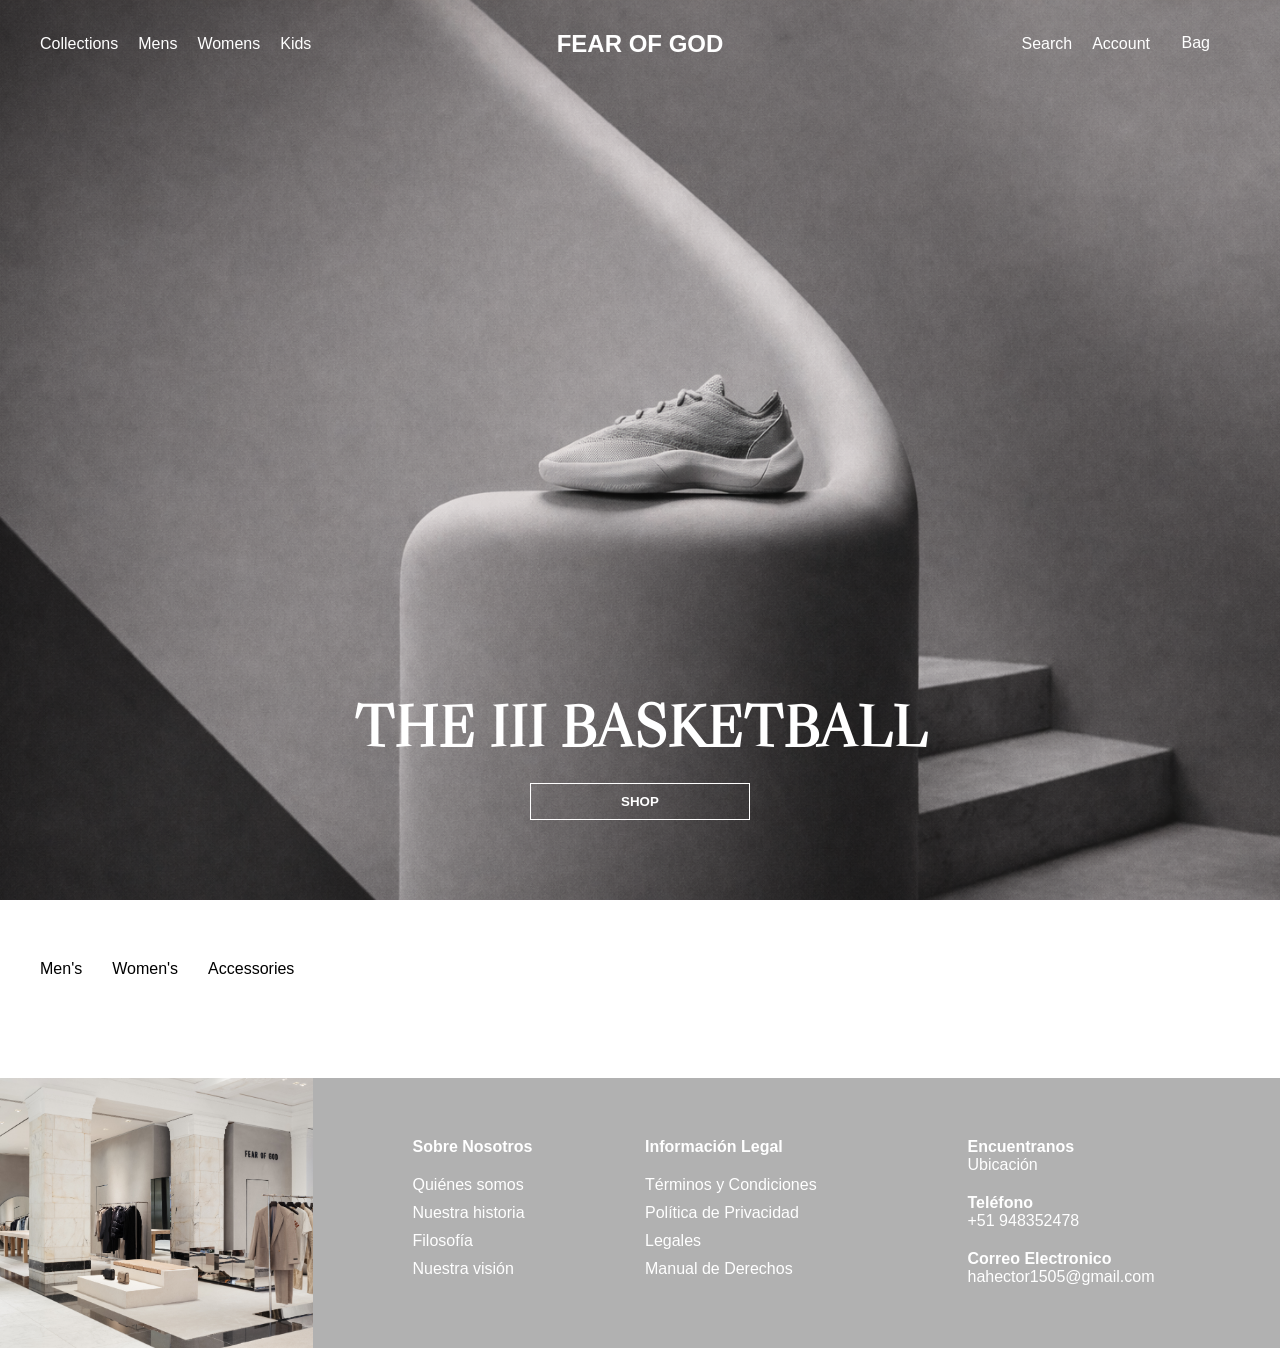
<file: index.html>
<!DOCTYPE html>
<html lang="en">

<head>
    <meta charset="UTF-8">
    <meta name="viewport" content="width=device-width, initial-scale=1.0">
    <link rel="stylesheet" href="./home/style.css">
    <link href="https://fonts.googleapis.com/css2?family=Libre+Caslon+Display&display=swap" rel="stylesheet">
    <title>E Comerce</title>
</head>

<body>
    <header class="main-header">

        <nav class="navegation-left">
            <a href="#">Collections</a>
            <a href="#">Mens</a>
            <a href="#">Womens</a>
            <a href="#">Kids</a>
        </nav>

        <nav class="title-page">
            <h2>FEAR OF GOD</h2>
        </nav>

        <nav class="navegation-right">
            <a href="#">Search</a>
            <a href="#">Account</a>
            <a href="#" id="bag-btn" class="botton-bag">Bag</a>
        </nav>
    </header>

    <main>
        <section class="hero">
            <div class="hero-advertising">
                <h2>THE III BASKETBALL</h2>
                <button>SHOP</button>
            </div>
        </section>

        <div class="container-catalog">

            <nav class="filter-bar">
                <a href="javascript:void(0)" onclick="displayProducts('men')">Men's</a>
                <a href="javascript:void(0)" onclick="displayProducts('women')">Women's</a>
                <a href="javascript:void(0)" onclick="displayProducts('accessories')">Accessories</a>
            </nav>

            <section id="products-container" class="product"></section>

        </div>

        <div class="bag-container" id="bag">
            <h2>Shopping Bag</h2>
            <ul id="bag-items"></ul>
            <p class="total-product">Total: $<span id="bag-total">0</span></p>
            <a href="./checkout/checkout.html">
                <button class="buy" id="buy">Complete Purchase</button>
            </a>
            
        </div>

    </main>

    <footer class="main-footer">
        <div class="footer-container">
            <div class="footer-image">
                <img src="./home/assets/Tienda.jpg" class="footer-store">
            </div>
            <div class="footer-nav">
                <h4>Sobre Nosotros</h4>
                <ul>
                    <li><a href="#">Quiénes somos</a></li>
                    <li><a href="#">Nuestra historia</a></li>
                    <li><a href="#">Filosofía</a></li>
                    <li><a href="#">Nuestra visión</a></li>
                </ul>
            </div>

            <div class="footer-legal">
                <h4>Información Legal</h4>
                <ul>
                    <li><a href="#">Términos y Condiciones</a></li>
                    <li><a href="#">Política de Privacidad</a></li>
                    <li><a href="#">Legales</a></li>
                    <li><a href="#">Manual de Derechos</a></li>
                </ul>
            </div>

            <div class="footer-container-contactos">
                <div>
                    <h4>Encuentranos</h4>
                    <p>Ubicación</p>
                </div>
                <div>
                    <h4>Teléfono</h4>
                    <p>+51 948352478</p>
                </div>
                <div>
                    <h4>Correo Electronico</h4>
                    <p>hahector1505@gmail.com</p>
                </div>
            </div>
        </div>
    </footer>
    <script src="./home/index.js"></script>

</body>

</html>
</file>
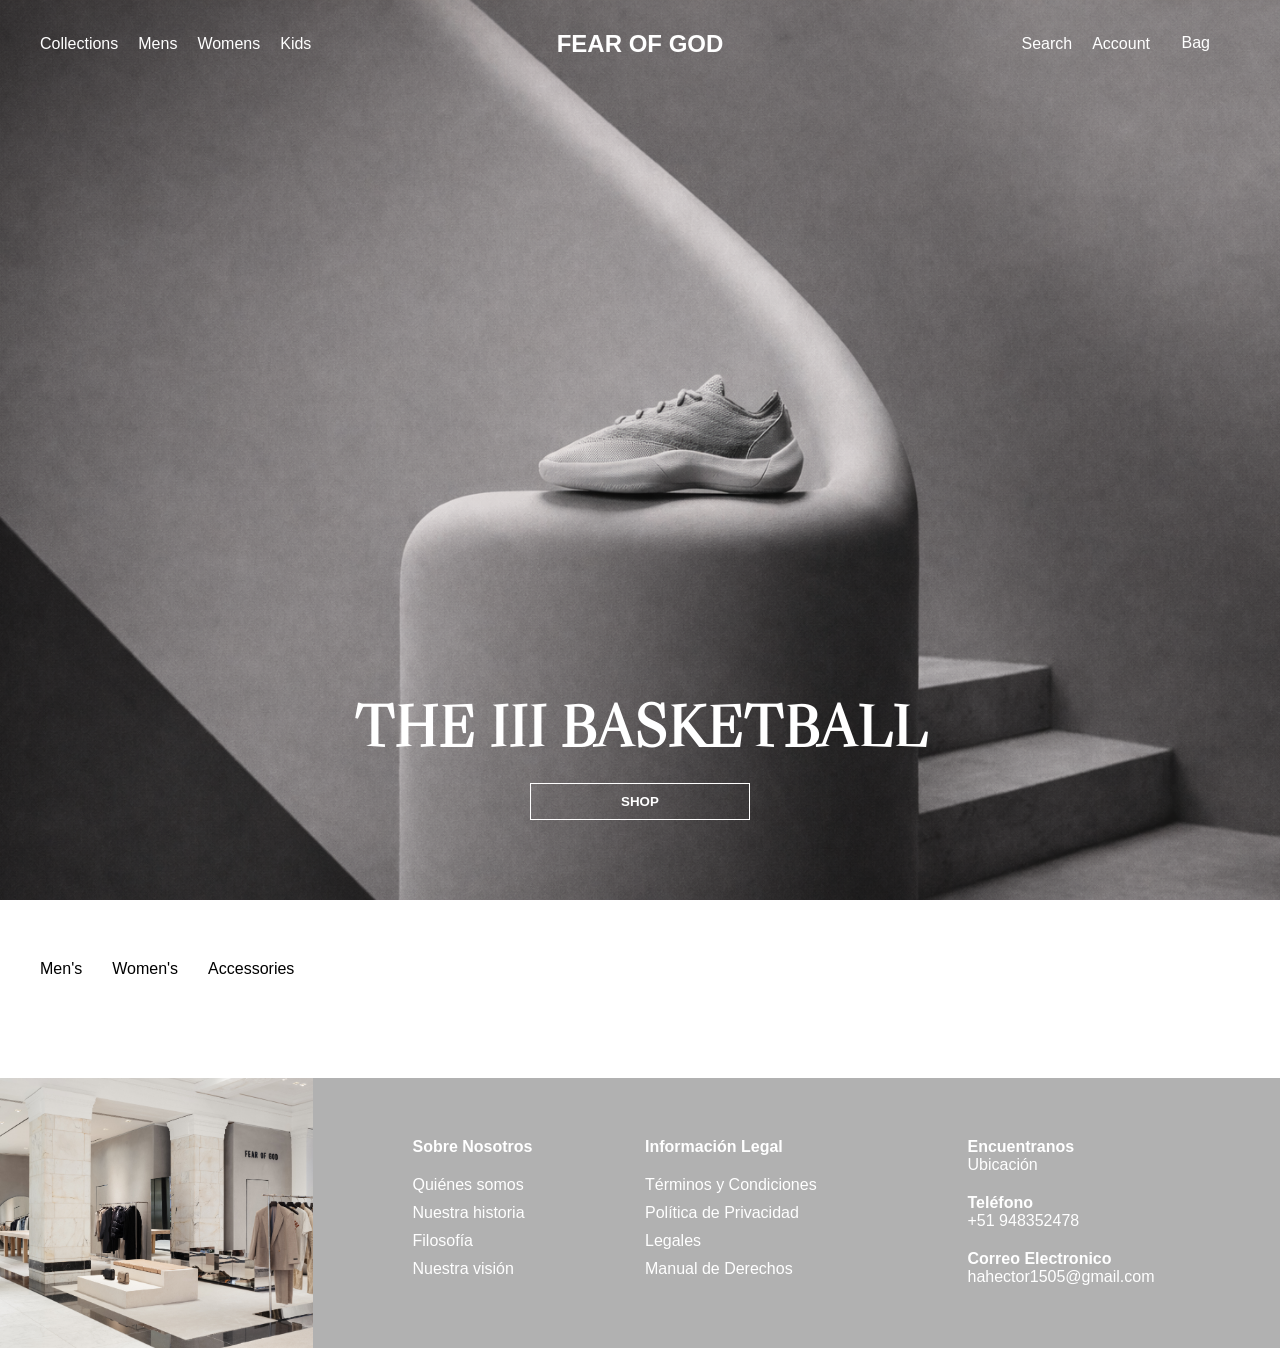
<file: Pagina Principal/index.html>
<!DOCTYPE html>
<html lang="en">

<head>
    <meta charset="UTF-8">
    <meta name="viewport" content="width=device-width, initial-scale=1.0">
    <link rel="stylesheet" href="style.css">
    <link href="https://fonts.googleapis.com/css2?family=Libre+Caslon+Display&display=swap" rel="stylesheet">
    <title>E Comerce</title>
</head>

<body>
    <header class="main-header">

        <nav class="navegation-left">
            <a href="#">Collections</a>
            <a href="#">Mens</a>
            <a href="#">Womens</a>
            <a href="#">Kids</a>
        </nav>

        <nav class="title-page">
            <h2>FEAR OF GOD</h2>
        </nav>

        <nav class="navegation-right">
            <a href="#">Search</a>
            <a href="#">Account</a>
            <a href="#" id="bag-btn" class="botton-bag">Bag</a>
        </nav>
    </header>

    <main>
        <section class="hero">
            <div class="hero-advertising">
                <h2>THE III BASKETBALL</h2>
                <button>SHOP</button>
            </div>
        </section>

        <div class="container-catalog">

            <nav class="filter-bar">
                <a href="javascript:void(0)" onclick="displayProducts('men')">Men's</a>
                <a href="javascript:void(0)" onclick="displayProducts('women')">Women's</a>
                <a href="javascript:void(0)" onclick="displayProducts('accessories')">Accessories</a>
            </nav>

            <section id="products-container" class="product"></section>

        </div>

        <div class="bag-container" id="bag">
            <h2>Shopping Bag</h2>
            <ul id="bag-items"></ul>
            <p class="total-product">Total: $<span id="bag-total">0</span></p>
            <button class="buy" id="buy">Complete Purchase</button>
        </div>

    </main>

    <footer class="main-footer">
        <div class="footer-container">
            <div class="footer-image">
                <img src="./assets/Tienda.jpg" class="footer-store">
            </div>
            <div class="footer-nav">
                <h4>Sobre Nosotros</h4>
                <ul>
                    <li><a href="#">Quiénes somos</a></li>
                    <li><a href="#">Nuestra historia</a></li>
                    <li><a href="#">Filosofía</a></li>
                    <li><a href="#">Nuestra visión</a></li>
                </ul>
            </div>

            <div class="footer-legal">
                <h4>Información Legal</h4>
                <ul>
                    <li><a href="#">Términos y Condiciones</a></li>
                    <li><a href="#">Política de Privacidad</a></li>
                    <li><a href="#">Legales</a></li>
                    <li><a href="#">Manual de Derechos</a></li>
                </ul>
            </div>

            <div class="footer-container-contactos">
                <div>
                    <h4>Encuentranos</h4>
                    <p>Ubicación</p>
                </div>
                <div>
                    <h4>Teléfono</h4>
                    <p>+51 948352478</p>
                </div>
                <div>
                    <h4>Correo Electronico</h4>
                    <p>hahector1505@gmail.com</p>
                </div>
            </div>
        </div>
    </footer>
    <script src="index.js"></script>

</body>

</html>
</file>
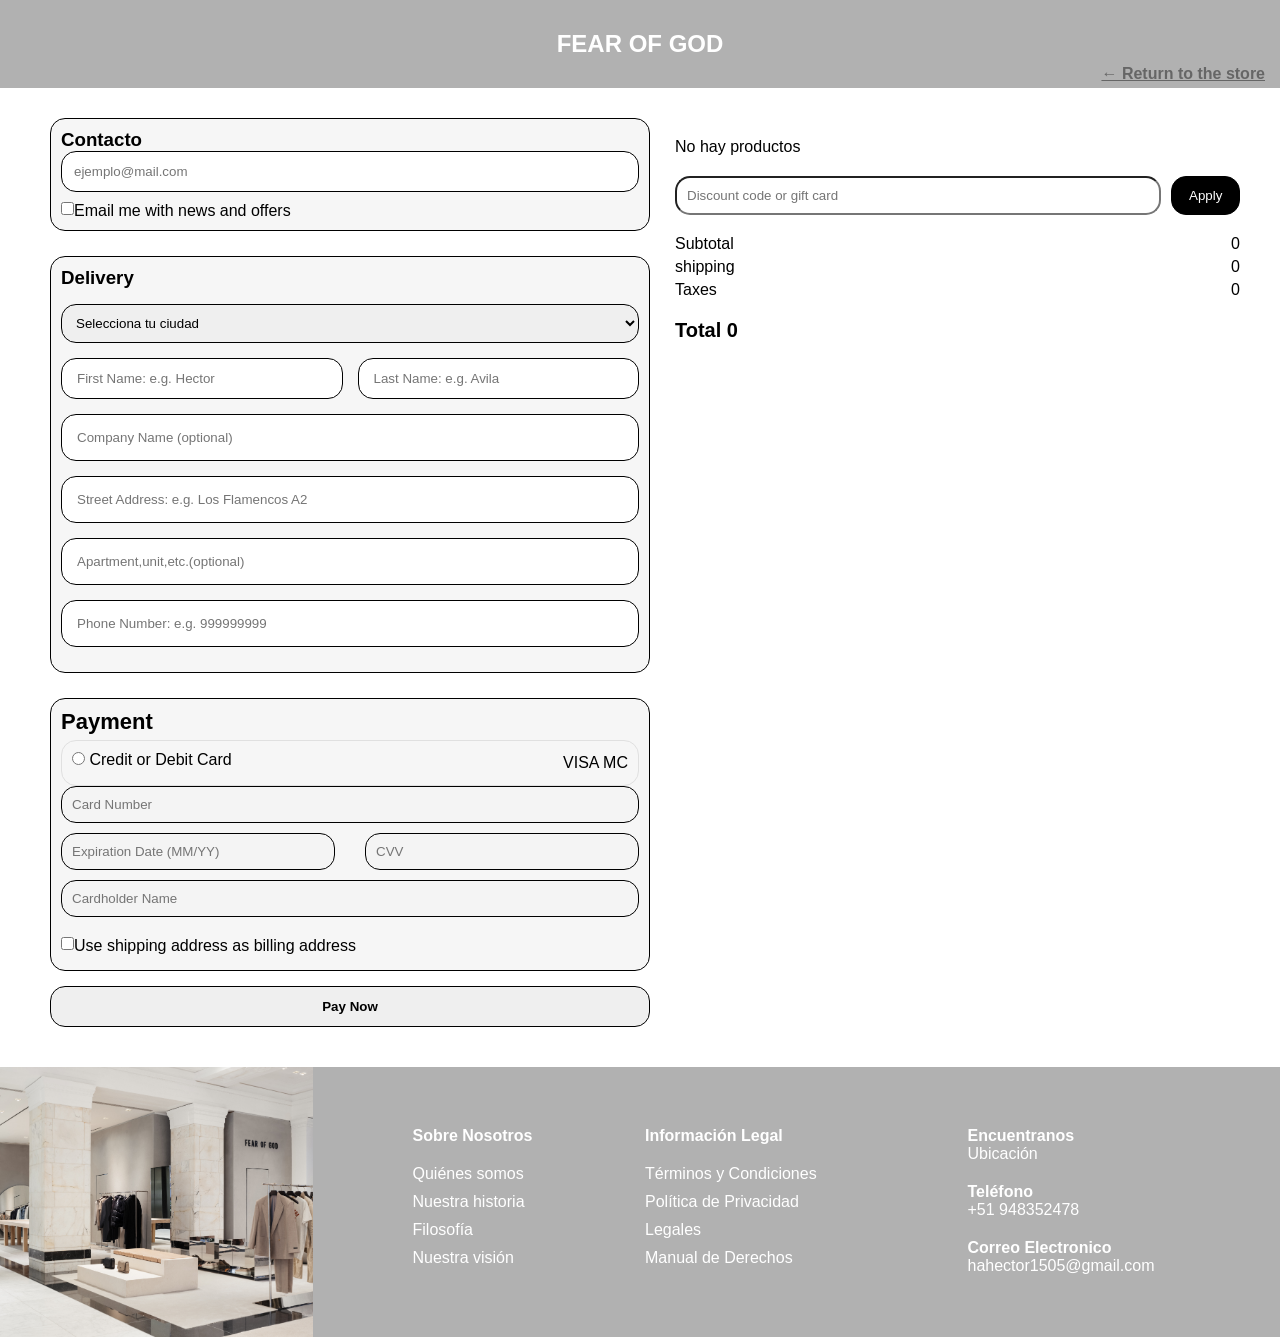
<file: checkout/checkout.html>
<!DOCTYPE html>
<html lang="en">

<head>
    <meta charset="UTF-8">
    <meta name="viewport" content="width=device-width, initial-scale=1.0">
    <link rel="stylesheet" href="./style.css">
    <title>checkout</title>
</head>

<body>
    <header class="header-title">
        <h2>FEAR OF GOD</h2>
        <a href="../index.html" class="return-link">← Return to the store</a>
    </header>

    <main>
        <div class="main-container">
            <form class="form-container">
                <div class="form-contacto">
                    <h3>Contacto</h3>
                    <input class="main-email" name="email" placeholder="ejemplo@mail.com" required>
                    <div class="form-checkout">
                        <input type="checkbox">
                        <p>Email me with news and offers</p>
                    </div>
                </div>

                <div class="form-delivery">
                    <h3>Delivery</h3>
                    <select class="form-countries" required>
                        <option value="" disabled selected>Selecciona tu ciudad</option>
                    </select>
                    <div class="form-row">
                        <input type="text" name="first-name" placeholder="First Name: e.g. Hector" required>
                        <input type="text" name="last-name" placeholder="Last Name: e.g. Avila" required>
                    </div>
                    <div class="form-inputs">
                        <input type="text" name="company" placeholder="Company Name (optional)">
                        <input type="text" name="address" placeholder="Street Address: e.g. Los Flamencos A2" required>
                        <input type="text" name="apartment" placeholder="Apartment,unit,etc.(optional)">
                        <input type="tel" name="phone" placeholder="Phone Number: e.g. 999999999" required>
                    </div>
                </div>

                <div class="payment-form">
                    <h3>Payment</h3>
                    <div class="payment-box">
                        <div class="card-header">
                            <div class="card-title">
                                <input type="radio" id="card-option">
                                <span>Credit or Debit Card</span>
                            </div>
                            <div class="card-icons">
                                <span class="badge">VISA</span>
                                <span class="badge">MC</span>
                            </div>
                        </div>
                    </div>

                    <div class="card-body">
                        <input type="text" name="card-number" placeholder="Card Number" inputmode="numeric"
                            pattern="[0-9]*" maxlength="16" required disabled>
                        <div class="form-row-card">
                            <input type="text" name="expiry-date" pattern="(0[1-9]|1[0-2])\/[0-9]{2}" maxlength="5" placeholder="Expiration Date (MM/YY)" required disabled>
                            <input type="text" name="cvv" pattern="[0-9]*" maxlength="3" placeholder="CVV" maxlength="4" required disabled>
                        </div>
                        <input type="text" name="card-holder" placeholder="Cardholder Name" required disabled>
                    </div>

                    <div class="form-checkout">
                        <input type="checkbox">
                        <p>Use shipping address as billing address</p>
                    </div>
                </div>
                <button type="submit" class="pay-now">Pay Now</button>
            </form>



            <div class="main-checkout">

                <div id="checkout-items"></div>

                <div class="discount">
                    <input type="text" placeholder="Discount code or gift card">
                    <button>Apply</button>
                </div>

                <div class="price-detail">
                    <p>Subtotal <span id="subtotal">0</span></p>
                    <p>shipping <span id="shipping">0</span></p>
                    <p>Taxes <span id="taxes">0</span></p>
                </div>

                <div class="total">
                    <h4>Total <span id="total">0</span></h4>
                </div>

            </div>
        </div>
    </main>

    <footer class="main-footer">
        <div class="footer-container">
            <div class="footer-image">
                <img src="./assets/Tienda.jpg" class="footer-store">
            </div>
            <div class="footer-nav">
                <h4>Sobre Nosotros</h4>
                <ul>
                    <li><a href="#">Quiénes somos</a></li>
                    <li><a href="#">Nuestra historia</a></li>
                    <li><a href="#">Filosofía</a></li>
                    <li><a href="#">Nuestra visión</a></li>
                </ul>
            </div>

            <div class="footer-legal">
                <h4>Información Legal</h4>
                <ul>
                    <li><a href="#">Términos y Condiciones</a></li>
                    <li><a href="#">Política de Privacidad</a></li>
                    <li><a href="#">Legales</a></li>
                    <li><a href="#">Manual de Derechos</a></li>
                </ul>
            </div>

            <div class="footer-container-contactos">
                <div>
                    <h4>Encuentranos</h4>
                    <p>Ubicación</p>
                </div>
                <div>
                    <h4>Teléfono</h4>
                    <p>+51 948352478</p>
                </div>
                <div>
                    <h4>Correo Electronico</h4>
                    <p>hahector1505@gmail.com</p>
                </div>
            </div>
        </div>
    </footer>

    <script src="./checkout.js"></script>
</body>

</html>
</file>
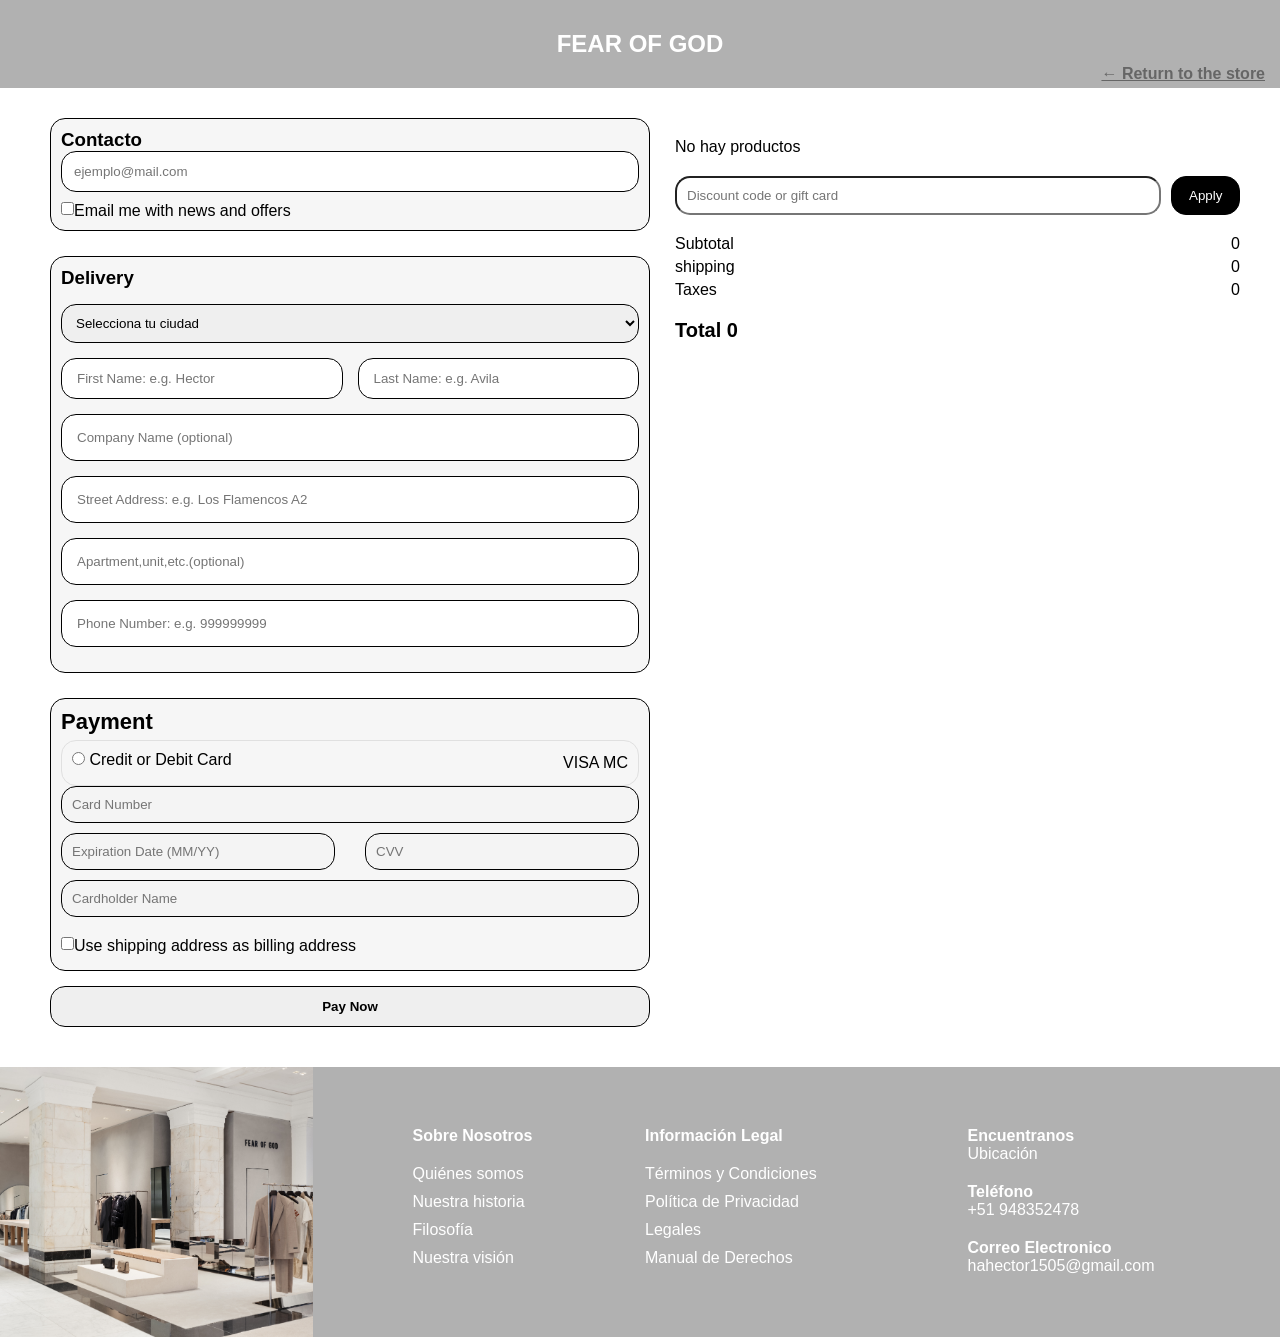
<file: Pagina de Compra/checkout.html>
<!DOCTYPE html>
<html lang="en">

<head>
    <meta charset="UTF-8">
    <meta name="viewport" content="width=device-width, initial-scale=1.0">
    <link rel="stylesheet" href="style.css">
    <title>checkout</title>
</head>

<body>
    <header class="header-title">
        <h2>FEAR OF GOD</h2>
        <a href="../index.html" class="return-link">← Return to the store</a>
    </header>

    <main>
        <div class="main-container">
            <form class="form-container">
                <div class="form-contacto">
                    <h3>Contacto</h3>
                    <input class="main-email" name="email" placeholder="ejemplo@mail.com" required>
                    <div class="form-checkout">
                        <input type="checkbox">
                        <p>Email me with news and offers</p>
                    </div>
                </div>

                <div class="form-delivery">
                    <h3>Delivery</h3>
                    <select class="form-countries" required>
                        <option value="" disabled selected>Selecciona tu ciudad</option>
                    </select>
                    <div class="form-row">
                        <input type="text" name="first-name" placeholder="First Name: e.g. Hector" required>
                        <input type="text" name="last-name" placeholder="Last Name: e.g. Avila" required>
                    </div>
                    <div class="form-inputs">
                        <input type="text" name="company" placeholder="Company Name (optional)">
                        <input type="text" name="address" placeholder="Street Address: e.g. Los Flamencos A2" required>
                        <input type="text" name="apartment" placeholder="Apartment,unit,etc.(optional)">
                        <input type="tel" name="phone" placeholder="Phone Number: e.g. 999999999" required>
                    </div>
                </div>

                <div class="payment-form">
                    <h3>Payment</h3>
                    <div class="payment-box">
                        <div class="card-header">
                            <div class="card-title">
                                <input type="radio" id="card-option">
                                <span>Credit or Debit Card</span>
                            </div>
                            <div class="card-icons">
                                <span class="badge">VISA</span>
                                <span class="badge">MC</span>
                            </div>
                        </div>
                    </div>

                    <div class="card-body">
                        <input type="text" name="card-number" placeholder="Card Number" inputmode="numeric"
                            pattern="[0-9]*" maxlength="16" required disabled>
                        <div class="form-row-card">
                            <input type="text" name="expiry-date" pattern="(0[1-9]|1[0-2])\/[0-9]{2}" maxlength="5" placeholder="Expiration Date (MM/YY)" required disabled>
                            <input type="text" name="cvv" pattern="[0-9]*" maxlength="3" placeholder="CVV" maxlength="4" required disabled>
                        </div>
                        <input type="text" name="card-holder" placeholder="Cardholder Name" required disabled>
                    </div>

                    <div class="form-checkout">
                        <input type="checkbox">
                        <p>Use shipping address as billing address</p>
                    </div>
                </div>
                <button type="submit" class="pay-now">Pay Now</button>
            </form>



            <div class="main-checkout">

                <div id="checkout-items"></div>

                <div class="discount">
                    <input type="text" placeholder="Discount code or gift card">
                    <button>Apply</button>
                </div>

                <div class="price-detail">
                    <p>Subtotal <span id="subtotal">0</span></p>
                    <p>shipping <span id="shipping">0</span></p>
                    <p>Taxes <span id="taxes">0</span></p>
                </div>

                <div class="total">
                    <h4>Total <span id="total">0</span></h4>
                </div>

            </div>
        </div>
    </main>

    <footer class="main-footer">
        <div class="footer-container">
            <div class="footer-image">
                <img src="./assets/Tienda.jpg" class="footer-store">
            </div>
            <div class="footer-nav">
                <h4>Sobre Nosotros</h4>
                <ul>
                    <li><a href="#">Quiénes somos</a></li>
                    <li><a href="#">Nuestra historia</a></li>
                    <li><a href="#">Filosofía</a></li>
                    <li><a href="#">Nuestra visión</a></li>
                </ul>
            </div>

            <div class="footer-legal">
                <h4>Información Legal</h4>
                <ul>
                    <li><a href="#">Términos y Condiciones</a></li>
                    <li><a href="#">Política de Privacidad</a></li>
                    <li><a href="#">Legales</a></li>
                    <li><a href="#">Manual de Derechos</a></li>
                </ul>
            </div>

            <div class="footer-container-contactos">
                <div>
                    <h4>Encuentranos</h4>
                    <p>Ubicación</p>
                </div>
                <div>
                    <h4>Teléfono</h4>
                    <p>+51 948352478</p>
                </div>
                <div>
                    <h4>Correo Electronico</h4>
                    <p>hahector1505@gmail.com</p>
                </div>
            </div>
        </div>
    </footer>

    <script src="checkout.js"></script>
</body>

</html>
</file>
<file: home/style.css>
* {
    margin: 0;
    padding: 0;
    box-sizing: border-box;
}

body {
    background-color: white;
    font-family: 'Antonio', 'Oswald', sans-serif;
    color: white;
}

.main-header {
    display: grid;
    grid-template-columns: 1fr auto 1fr;
    align-items: center;
    padding: 20px 40px;
    z-index: 10;
    position: absolute;
    top: 0;
    left: 0;
    right: 0;
}


.main-header a {
    text-decoration: none;
    color: white;
}


.navegation-left {
    display: flex;
    justify-content: flex-start;
    gap: 20px;
}


.navegation-right {
    display: flex;
    justify-content: flex-end;
    position: relative;
    gap: 20px;
    margin-right: 90px;
}

.botton-bag{
    display: inline;
    position: fixed;
    right: 70px;
    top: 34px;
    transition: all 0.3s ease;
}

.title-page {
    text-align: center;
    justify-self: center;
    padding: 10px 20px;
    font-weight: 800;
    font-size: 1rem;
}

.hero {
    position: relative;
    height: 100vh;
    background-image: url("./assets/God-Athletics-III.png");
    background-size: cover;
    background-position: center;
    background-repeat: no-repeat;
}

.hero-advertising {
    position: absolute;
    bottom: 80px;
    left: 0;
    text-align: center;
    z-index: 20;
    width: 100%;
    font-family: 'Libre Caslon Display';
    font-size: 2.5rem;
}

.hero button {
    margin-top: 20px;
    padding: 10px 90px;
    border: 1px solid white;
    background: transparent;
    color: white;
    cursor: pointer;
    z-index: 10;
    font-weight: 700;
}

.container-catalog a {
    text-decoration: none;
    color: #000000;
}

.container-catalog {
    display: block;
    margin: 40px 40px;
    font-family: 'Antonio', sans-serif;
}

.filter-bar {
    display: flex;
    gap: 30px;
    padding: 20px 0;
    
}

.product {
    display: grid;
    grid-template-columns: 1fr 1fr 1fr;
    align-items: center;
    padding: 20px;
    gap: 20px;
}



.image {
    display: block;
    justify-content: center;
    height: 470px;
    width: 100%;
    object-fit: contain;

}

.product-men h1 {
    display: flex;
    justify-content: start;
    color: #000000;
    font-size: 17px;
    padding: 10px 0 0 0;
}

.product-men p {
    display: flex;
    justify-content: start;
    color: #000000;
    font-size: 17px;
    gap: 20px;
}

.purchase-container {
    color: #000000;
    margin: 0;
}

.price-row {
    display: flex;
    justify-content: space-between;
    align-items: center;
    margin-top: 5px;
}

.product-add {
    display: block;
    align-items: center;
    justify-content: center;
    width: 90%;
    padding: 10px;
    margin: 10px;
    border-radius: 30px;
    color: white;
    background-color: black;
    font-size: 17px;
    font-weight: 600;
    cursor: pointer;
    transition: all 0.3s ease;
}

.main-footer {
    background-color: #b1b1b1;
    color: white;
    padding: 0;
    height: auto;
    width: 100%;
    overflow: hidden;
}

.main-footer a {
    text-decoration: none;
    color: #ffffff;
}

.main-footer li {
    list-style: none;
    padding: 0;
    margin: 0;
    margin-bottom: 10px;
}

.footer-container {
    display: grid;
    grid-template-columns: 1fr 1fr 1fr 1fr;
    justify-content: center;
    align-items: center;
    gap: 10px;
    margin: 0;
    padding: 0;
    align-items: stretch;
}

.footer-image {
    height: auto;
    width: auto;

}

.footer-store {
    display: block;
    width: 100%;
    height: 100%;
    object-fit: cover;
}

.footer-nav {
    display: flex;
    flex-direction: column;
    padding: 60px 90px;
    gap: 20px;
}

.footer-legal {
    display: flex;
    flex-direction: column;
    padding: 60px 0;
    gap: 20px;
}

.footer-container-contactos {
    display: flex;
    flex-direction: column;
    padding: 60px 0;
    gap: 20px;

}

.bag-container {
    position: fixed;
    top: 80px;
    background-color: white;
    width: 400px;
    max-height: 400px;
    border-radius: 30px;
    border: 1.8px solid rgb(122, 122, 122);
    padding: 20px;
    overflow-y: auto;
    right: 20px;
    color: black;
    display: none;
    background-color: rgb(239, 239, 239);
}

.bag-container h2 {
    margin-bottom: 10px;
}

.total-product {
    font-weight: 600;
}

#bag-items {
    list-style: none;
    margin-bottom: 10px;
}

#bag-items li {
    margin-bottom: 8px;
    font-size: 14px;
}

.cart-image {
    width: 50px;
    height: 50px;
    object-fit: contain;
    border-radius: 8px;
}

.cart-info {
    display: flex;
    flex-direction: column;
    padding: 10px;
}

.cart-item {
    display: flex;
    align-items: center;
    gap: 15px;
    margin-bottom: 15px;
    border: 1px solid #ebebeb;
    border-radius: 15px;
    box-shadow: 0 4px 10px rgba(0, 0, 0, 0.10);

}

.botton-quantity button {
    display: inline;
    align-items: center;
    justify-content: space-between;
    margin-top: 5px;
    font-weight: 600;
    font-size: 16px;
    width: 15px;
    height: 20px;
    color: white;
    background-color: black;
    cursor: pointer;
}

.buy{
    display: inline;
    color: white;
    background-color: black;
    border-radius: 20px;
    border: 1px solid black;
    width: 100%;
    height: 35px;
    margin: 15px 0 0 0;
    cursor: pointer;
}
</file>
<file: Pagina Principal/style.css>
* {
    margin: 0;
    padding: 0;
    box-sizing: border-box;
}

body {
    background-color: white;
    font-family: 'Antonio', 'Oswald', sans-serif;
    color: white;
}

.main-header {
    display: grid;
    grid-template-columns: 1fr auto 1fr;
    align-items: center;
    padding: 20px 40px;
    z-index: 10;
    position: absolute;
    top: 0;
    left: 0;
    right: 0;
}


.main-header a {
    text-decoration: none;
    color: white;
}


.navegation-left {
    display: flex;
    justify-content: flex-start;
    gap: 20px;
}


.navegation-right {
    display: flex;
    justify-content: flex-end;
    position: relative;
    gap: 20px;
    margin-right: 90px;
}

.botton-bag{
    display: inline;
    position: fixed;
    right: 70px;
    top: 34px;
    transition: all 0.3s ease;
}

.title-page {
    text-align: center;
    justify-self: center;
    padding: 10px 20px;
    font-weight: 800;
    font-size: 1rem;
}

.hero {
    position: relative;
    height: 100vh;
    background-image: url("./assets/God-Athletics-III.png");
    background-size: cover;
    background-position: center;
    background-repeat: no-repeat;
}

.hero-advertising {
    position: absolute;
    bottom: 80px;
    left: 0;
    text-align: center;
    z-index: 20;
    width: 100%;
    font-family: 'Libre Caslon Display';
    font-size: 2.5rem;
}

.hero button {
    margin-top: 20px;
    padding: 10px 90px;
    border: 1px solid white;
    background: transparent;
    color: white;
    cursor: pointer;
    z-index: 10;
    font-weight: 700;
}

.container-catalog a {
    text-decoration: none;
    color: #000000;
}

.container-catalog {
    display: block;
    margin: 40px 40px;
    font-family: 'Antonio', sans-serif;
}

.filter-bar {
    display: flex;
    gap: 30px;
    padding: 20px 0;
    
}

.product {
    display: grid;
    grid-template-columns: 1fr 1fr 1fr;
    align-items: center;
    padding: 20px;
    gap: 20px;
}



.image {
    display: block;
    justify-content: center;
    height: 470px;
    width: 100%;
    object-fit: contain;

}

.product-men h1 {
    display: flex;
    justify-content: start;
    color: #000000;
    font-size: 17px;
    padding: 10px 0 0 0;
}

.product-men p {
    display: flex;
    justify-content: start;
    color: #000000;
    font-size: 17px;
    gap: 20px;
}

.purchase-container {
    color: #000000;
    margin: 0;
}

.price-row {
    display: flex;
    justify-content: space-between;
    align-items: center;
    margin-top: 5px;
}

.product-add {
    display: block;
    align-items: center;
    justify-content: center;
    width: 90%;
    padding: 10px;
    margin: 10px;
    border-radius: 30px;
    color: white;
    background-color: black;
    font-size: 17px;
    font-weight: 600;
    cursor: pointer;
    transition: all 0.3s ease;
}

.main-footer {
    background-color: #b1b1b1;
    color: white;
    padding: 0;
    height: auto;
    width: 100%;
    overflow: hidden;
}

.main-footer a {
    text-decoration: none;
    color: #ffffff;
}

.main-footer li {
    list-style: none;
    padding: 0;
    margin: 0;
    margin-bottom: 10px;
}

.footer-container {
    display: grid;
    grid-template-columns: 1fr 1fr 1fr 1fr;
    justify-content: center;
    align-items: center;
    gap: 10px;
    margin: 0;
    padding: 0;
    align-items: stretch;
}

.footer-image {
    height: auto;
    width: auto;

}

.footer-store {
    display: block;
    width: 100%;
    height: 100%;
    object-fit: cover;
}

.footer-nav {
    display: flex;
    flex-direction: column;
    padding: 60px 90px;
    gap: 20px;
}

.footer-legal {
    display: flex;
    flex-direction: column;
    padding: 60px 0;
    gap: 20px;
}

.footer-container-contactos {
    display: flex;
    flex-direction: column;
    padding: 60px 0;
    gap: 20px;

}

.bag-container {
    position: fixed;
    top: 80px;
    background-color: white;
    width: 400px;
    max-height: 400px;
    border-radius: 30px;
    border: 1.8px solid rgb(122, 122, 122);
    padding: 20px;
    overflow-y: auto;
    right: 20px;
    color: black;
    display: none;
    background-color: rgb(239, 239, 239);
}

.bag-container h2 {
    margin-bottom: 10px;
}

.total-product {
    font-weight: 600;
}

#bag-items {
    list-style: none;
    margin-bottom: 10px;
}

#bag-items li {
    margin-bottom: 8px;
    font-size: 14px;
}

.cart-image {
    width: 50px;
    height: 50px;
    object-fit: contain;
    border-radius: 8px;
}

.cart-info {
    display: flex;
    flex-direction: column;
    padding: 10px;
}

.cart-item {
    display: flex;
    align-items: center;
    gap: 15px;
    margin-bottom: 15px;
    border: 1px solid #ebebeb;
    border-radius: 15px;
    box-shadow: 0 4px 10px rgba(0, 0, 0, 0.10);

}

.botton-quantity button {
    display: inline;
    align-items: center;
    justify-content: space-between;
    margin-top: 5px;
    font-weight: 600;
    font-size: 16px;
    width: 15px;
    height: 20px;
    color: white;
    background-color: black;
    cursor: pointer;
}

.buy{
    display: inline;
    color: white;
    background-color: black;
    border-radius: 20px;
    border: 1px solid black;
    width: 100%;
    height: 35px;
    margin: 15px 0 0 0;
    cursor: pointer;
}
</file>
<file: checkout/style.css>
* {
    margin: 0;
    padding: 0;
    box-sizing: border-box;
    
}

.header-title {
    display: flex;
    align-items: center;
    justify-content: center;
    padding: 30px 0 30px 0;
    background-color: #b1b1b1;
    color: white;
}

body {
    background-color: white;
    font-family: 'Antonio', 'Oswald', sans-serif;
    color: black;
}


.form-checkout {
    display: flex;
    margin-top: 10px;
}

.main-container {
    display: grid;
    grid-template-columns: 1fr 1fr;
    align-items: center;
    padding: 30px 20px 0 50px;
    align-items: start;

}

.form-contacto {
    margin-bottom: 25px;
    background-color: #F6F6F6;
    border-radius: 15px;
    border: 1px solid black; 
    max-width: 600px;
    width: 100%;   
    padding: 10px;
}

.form-contacto input {
    display: flex;
    border-radius: 15px;
    border: 1px solid black;
    padding: 12px ;
    margin-bottom: 5px;
}

.main-email{
    width: 100%;
}


.main-checkout {
    position: sticky;
    top: 20px;
}

.form-row{
    display: flex;
    gap: 15px;
    width: 100%;
    margin-bottom: 15px;
}

.form-row-card{
    display: flex;
    width: 100%;
    gap: 30px;
}

.form-row input {
    width: 100%;
    flex: 1;
    border-radius: 15px;
    border: 1px solid black;
    padding: 12px 15px;
    margin-bottom: 0px;
}

.form-inputs input {
    display: block;
    justify-content: center;
    border-radius: 15px;
    border: 1px solid black;
    padding: 15px;
    max-width: 600px;
    width: 100%;
    margin-bottom: 15px;
}

.form-delivery {
    background-color: #F6F6F6;
    border-radius: 15px;
    border: 1px solid black;
    padding: 10px;
    width: 100%;
    margin-bottom: 25px;
    max-width: 600px;
}

.form-delivery select{
    border-radius: 15px;
    border: 1px solid black;
    width: 100%;
    padding: 10px;
    margin-bottom: 15px;
    margin-top: 15px;
}

.payment-form {
    background-color: #F6F6F6;
    border-radius: 15px;
    border: 1px solid black;
    padding: 10px;
    max-width: 600px;
    width: 100%;   
}

.payment-form input{
    margin-bottom: 10px;
}

.payment-form h3 {
    font-size: 22px;
    margin-bottom: 5px;
}

.payment-box {
    border: 1px solid #e0e0e0;
    border-radius: 15px;
    
}

.card-header {
    display: flex;
    justify-content: space-between;
    align-items: center;
    padding: 10px;
}

.card-body {
    display: flex;
    flex-direction: column;
    justify-content: center;
}

.card-body input {
    border-radius: 15px;
    border: 0.5px solid black;
    padding: 10px;
    width: 100%;
}

.pay-now {
    display: flex;
    justify-content: center;
    align-items: center;
    border-radius: 15px;
    border: 1px solid black;
    max-width: 600px;
    width: 100%;
    padding: 12px 0;
    margin-top: 15px;
    font-weight: 600;
}


.main-checkout {
    padding: 20px;
    border-radius: 15px;
    height: fit-content;
}

.checkout-item {
    display: flex;
    align-items: center;
    width: 100%;
    gap: 15px;
    margin-bottom: 15px;
    border: 1px solid #ebebeb;
    border-radius: 15px;
    box-shadow: 0 4px 10px rgba(0, 0, 0, 0.10);
}

.item-content {
    display: flex;
    justify-content: space-between;
    align-items: center;
    flex: 1;
}

.checkout-item img {
    width: 60px;
    height: 60px;
    object-fit: contain;
}

.discount {
    display: flex;
    gap: 10px;
    margin: 20px 0;
}

.discount button{
    border-radius: 15px;
    border: 1px solid black;
    background-color: black;
    color: white;
    width: 80px;
    cursor: pointer;
}

.discount input {
    display: flex;
    width: 100%;
    padding: 10px;
    border-radius: 15px;

}

.price-detail p {
    display: flex;
    justify-content: space-between;
    margin: 5px 0;
}

.total {
    margin-top: 20px;
    font-size: 20px;
    font-weight: bold;
}

.item-details {
    display: flex;
    align-items: center;
    gap: 15px;
}

.main-footer {
    background-color: #b1b1b1;
    color: white;
    padding: 0;
    height: auto;
    width: 100%;
    overflow: hidden;
}

.main-footer a {
    text-decoration: none;
    color: #ffffff;
}

.main-footer li {
    list-style: none;
    padding: 0;
    margin: 0;
    margin-bottom: 10px;
}

.footer-container {
    display: grid;
    grid-template-columns: 1fr 1fr 1fr 1fr;
    justify-content: center;
    align-items: center;
    gap: 10px;
    margin: 0;
    padding: 0;
    align-items: stretch;
}

.footer-image {
    height: auto;
    width: auto;

}

.footer-store {
    display: block;
    width: 100%;
    height: 100%;
    object-fit: cover;
}

.footer-nav {
    display: flex;
    flex-direction: column;
    padding: 60px 90px;
    gap: 20px;
}

.footer-legal {
    display: flex;
    flex-direction: column;
    padding: 60px 0;
    gap: 20px;
}

.footer-container-contactos {
    display: flex;
    flex-direction: column;
    padding: 60px 0;
    gap: 20px;

}

.main-footer{
    margin-top: 40px;
}

.item-quantity button{
    border: 1px solid black;
    background-color: black;
    color: white;
    width: 15px;
    cursor: pointer;
    font-weight: 600;
}

.return-link{
    position: absolute;
    right: 15px;
    margin-top: 60px;
    color: #666;
    font-weight: 600;
}
</file>
<file: Pagina de Compra/style.css>
* {
    margin: 0;
    padding: 0;
    box-sizing: border-box;
    
}

.header-title {
    display: flex;
    align-items: center;
    justify-content: center;
    padding: 30px 0 30px 0;
    background-color: #b1b1b1;
    color: white;
}

body {
    background-color: white;
    font-family: 'Antonio', 'Oswald', sans-serif;
    color: black;
}


.form-checkout {
    display: flex;
    margin-top: 10px;
}

.main-container {
    display: grid;
    grid-template-columns: 1fr 1fr;
    align-items: center;
    padding: 30px 20px 0 50px;
    align-items: start;

}

.form-contacto {
    margin-bottom: 25px;
    background-color: #F6F6F6;
    border-radius: 15px;
    border: 1px solid black; 
    max-width: 600px;
    width: 100%;   
    padding: 10px;
}

.form-contacto input {
    display: flex;
    border-radius: 15px;
    border: 1px solid black;
    padding: 12px ;
    margin-bottom: 5px;
}

.main-email{
    width: 100%;
}


.main-checkout {
    position: sticky;
    top: 20px;
}

.form-row{
    display: flex;
    gap: 15px;
    width: 100%;
    margin-bottom: 15px;
}

.form-row-card{
    display: flex;
    width: 100%;
    gap: 30px;
}

.form-row input {
    width: 100%;
    flex: 1;
    border-radius: 15px;
    border: 1px solid black;
    padding: 12px 15px;
    margin-bottom: 0px;
}

.form-inputs input {
    display: block;
    justify-content: center;
    border-radius: 15px;
    border: 1px solid black;
    padding: 15px;
    max-width: 600px;
    width: 100%;
    margin-bottom: 15px;
}

.form-delivery {
    background-color: #F6F6F6;
    border-radius: 15px;
    border: 1px solid black;
    padding: 10px;
    width: 100%;
    margin-bottom: 25px;
    max-width: 600px;
}

.form-delivery select{
    border-radius: 15px;
    border: 1px solid black;
    width: 100%;
    padding: 10px;
    margin-bottom: 15px;
    margin-top: 15px;
}

.payment-form {
    background-color: #F6F6F6;
    border-radius: 15px;
    border: 1px solid black;
    padding: 10px;
    max-width: 600px;
    width: 100%;   
}

.payment-form input{
    margin-bottom: 10px;
}

.payment-form h3 {
    font-size: 22px;
    margin-bottom: 5px;
}

.payment-box {
    border: 1px solid #e0e0e0;
    border-radius: 15px;
    
}

.card-header {
    display: flex;
    justify-content: space-between;
    align-items: center;
    padding: 10px;
}

.card-body {
    display: flex;
    flex-direction: column;
    justify-content: center;
}

.card-body input {
    border-radius: 15px;
    border: 0.5px solid black;
    padding: 10px;
    width: 100%;
}

.pay-now {
    display: flex;
    justify-content: center;
    align-items: center;
    border-radius: 15px;
    border: 1px solid black;
    max-width: 600px;
    width: 100%;
    padding: 12px 0;
    margin-top: 15px;
    font-weight: 600;
}


.main-checkout {
    padding: 20px;
    border-radius: 15px;
    height: fit-content;
}

.checkout-item {
    display: flex;
    align-items: center;
    width: 100%;
    gap: 15px;
    margin-bottom: 15px;
    border: 1px solid #ebebeb;
    border-radius: 15px;
    box-shadow: 0 4px 10px rgba(0, 0, 0, 0.10);
}

.item-content {
    display: flex;
    justify-content: space-between;
    align-items: center;
    flex: 1;
}

.checkout-item img {
    width: 60px;
    height: 60px;
    object-fit: contain;
}

.discount {
    display: flex;
    gap: 10px;
    margin: 20px 0;
}

.discount button{
    border-radius: 15px;
    border: 1px solid black;
    background-color: black;
    color: white;
    width: 80px;
    cursor: pointer;
}

.discount input {
    display: flex;
    width: 100%;
    padding: 10px;
    border-radius: 15px;

}

.price-detail p {
    display: flex;
    justify-content: space-between;
    margin: 5px 0;
}

.total {
    margin-top: 20px;
    font-size: 20px;
    font-weight: bold;
}

.item-details {
    display: flex;
    align-items: center;
    gap: 15px;
}

.main-footer {
    background-color: #b1b1b1;
    color: white;
    padding: 0;
    height: auto;
    width: 100%;
    overflow: hidden;
}

.main-footer a {
    text-decoration: none;
    color: #ffffff;
}

.main-footer li {
    list-style: none;
    padding: 0;
    margin: 0;
    margin-bottom: 10px;
}

.footer-container {
    display: grid;
    grid-template-columns: 1fr 1fr 1fr 1fr;
    justify-content: center;
    align-items: center;
    gap: 10px;
    margin: 0;
    padding: 0;
    align-items: stretch;
}

.footer-image {
    height: auto;
    width: auto;

}

.footer-store {
    display: block;
    width: 100%;
    height: 100%;
    object-fit: cover;
}

.footer-nav {
    display: flex;
    flex-direction: column;
    padding: 60px 90px;
    gap: 20px;
}

.footer-legal {
    display: flex;
    flex-direction: column;
    padding: 60px 0;
    gap: 20px;
}

.footer-container-contactos {
    display: flex;
    flex-direction: column;
    padding: 60px 0;
    gap: 20px;

}

.main-footer{
    margin-top: 40px;
}

.item-quantity button{
    border: 1px solid black;
    background-color: black;
    color: white;
    width: 15px;
    cursor: pointer;
    font-weight: 600;
}

.return-link{
    position: absolute;
    right: 15px;
    margin-top: 60px;
    color: #666;
    font-weight: 600;
}
</file>
